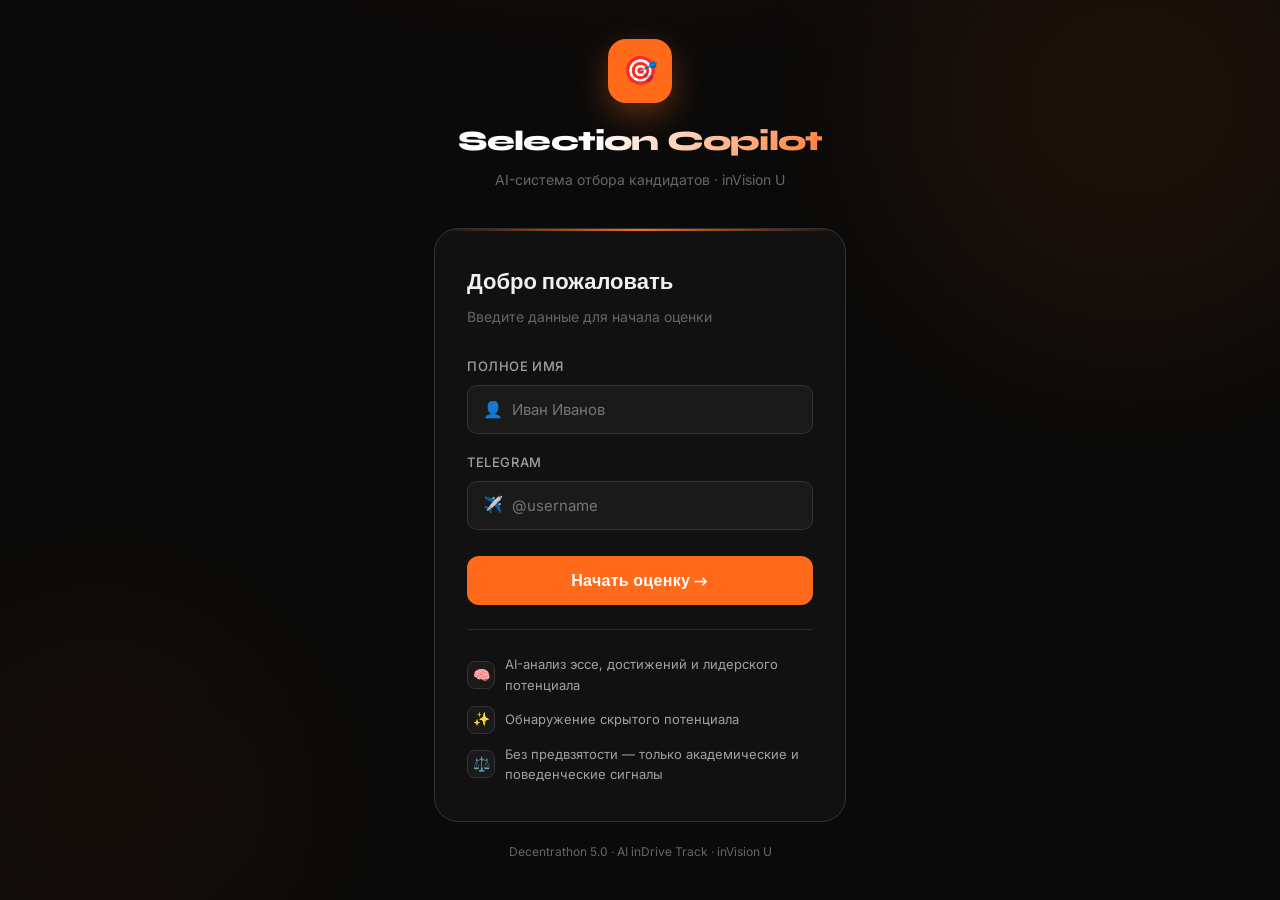
<file: register.html>
<!DOCTYPE html>
<html lang="ru">
<head>
    <meta charset="UTF-8">
    <meta name="viewport" content="width=device-width, initial-scale=1.0">
    <title>Selection Copilot — inVision U</title>
    <link rel="stylesheet" href="/static/styles.css">
    <style>
        body {
            min-height: 100vh;
            display: flex;
            align-items: center;
            justify-content: center;
            background: var(--bg);
            overflow: hidden;
        }

        /* Animated background orbs */
        .bg-orb {
            position: fixed;
            border-radius: 50%;
            filter: blur(80px);
            pointer-events: none;
            z-index: 0;
        }
        .bg-orb-1 {
            width: 500px; height: 500px;
            background: rgba(255, 107, 26, 0.07);
            top: -150px; right: -100px;
            animation: float1 8s ease-in-out infinite;
        }
        .bg-orb-2 {
            width: 400px; height: 400px;
            background: rgba(255, 107, 26, 0.04);
            bottom: -100px; left: -100px;
            animation: float2 10s ease-in-out infinite;
        }

        @keyframes float1 {
            0%, 100% { transform: translate(0, 0); }
            50% { transform: translate(-30px, 30px); }
        }
        @keyframes float2 {
            0%, 100% { transform: translate(0, 0); }
            50% { transform: translate(30px, -20px); }
        }

        .register-wrap {
            position: relative;
            z-index: 1;
            width: 100%;
            max-width: 460px;
            padding: 24px;
        }

        .register-logo {
            text-align: center;
            margin-bottom: 36px;
            animation: fadeDown 0.5s ease both;
        }

        .register-logo .logo-icon {
            display: inline-flex;
            align-items: center;
            justify-content: center;
            width: 64px; height: 64px;
            background: var(--accent);
            border-radius: 18px;
            font-size: 28px;
            margin-bottom: 16px;
            box-shadow: 0 12px 32px rgba(255,107,26,0.35);
        }

        .register-logo h1 {
            font-family: 'Syne', sans-serif;
            font-size: 28px;
            font-weight: 800;
            letter-spacing: -0.8px;
            background: linear-gradient(135deg, #fff 40%, var(--accent));
            -webkit-background-clip: text;
            -webkit-text-fill-color: transparent;
            background-clip: text;
            margin-bottom: 6px;
        }

        .register-logo p {
            color: var(--text3);
            font-size: 14px;
        }

        .register-card {
            background: var(--surface);
            border: 1px solid var(--border2);
            border-radius: 24px;
            padding: 36px 32px;
            animation: fadeUp 0.5s ease 0.1s both;
            position: relative;
            overflow: hidden;
        }

        .register-card::before {
            content: '';
            position: absolute;
            top: 0; left: 0; right: 0;
            height: 2px;
            background: linear-gradient(90deg, transparent, var(--accent), transparent);
        }

        .register-card h2 {
            font-family: 'Syne', sans-serif;
            font-size: 22px;
            font-weight: 700;
            margin-bottom: 6px;
        }

        .register-card .subtitle {
            color: var(--text3);
            font-size: 14px;
            margin-bottom: 28px;
        }

        .input-group {
            margin-bottom: 18px;
        }

        .input-group label {
            margin-top: 0;
            margin-bottom: 8px;
        }

        .input-with-icon {
            position: relative;
        }

        .input-with-icon .icon {
            position: absolute;
            left: 16px;
            top: 50%;
            transform: translateY(-50%);
            font-size: 16px;
            pointer-events: none;
        }

        .input-with-icon input {
            padding-left: 44px;
        }

        .register-btn {
            width: 100%;
            padding: 15px;
            background: var(--accent);
            color: white;
            border: none;
            border-radius: 12px;
            font-family: 'Syne', sans-serif;
            font-size: 16px;
            font-weight: 700;
            cursor: pointer;
            margin-top: 8px;
            transition: all 0.2s ease;
            letter-spacing: 0.3px;
        }

        .register-btn:hover {
            background: var(--accent2);
            transform: translateY(-1px);
            box-shadow: 0 10px 28px rgba(255,107,26,0.35);
        }

        .register-btn:active {
            transform: translateY(0);
        }

        .divider {
            display: flex;
            align-items: center;
            gap: 12px;
            margin: 24px 0;
            color: var(--text3);
            font-size: 12px;
        }

        .divider::before, .divider::after {
            content: '';
            flex: 1;
            height: 1px;
            background: var(--border);
        }

        .features {
            display: flex;
            flex-direction: column;
            gap: 10px;
            margin-top: 24px;
            padding-top: 24px;
            border-top: 1px solid var(--border);
        }

        .feature-item {
            display: flex;
            align-items: center;
            gap: 10px;
            font-size: 13px;
            color: var(--text2);
        }

        .feature-icon {
            width: 28px; height: 28px;
            background: var(--surface2);
            border: 1px solid var(--border2);
            border-radius: 8px;
            display: flex;
            align-items: center;
            justify-content: center;
            font-size: 14px;
            flex-shrink: 0;
        }

        .footer-note {
            text-align: center;
            margin-top: 20px;
            font-size: 12px;
            color: var(--text3);
            animation: fadeUp 0.5s ease 0.2s both;
        }

        @keyframes fadeDown {
            from { opacity: 0; transform: translateY(-16px); }
            to { opacity: 1; transform: translateY(0); }
        }

        @keyframes fadeUp {
            from { opacity: 0; transform: translateY(16px); }
            to { opacity: 1; transform: translateY(0); }
        }
    </style>
</head>
<body>
    <div class="bg-orb bg-orb-1"></div>
    <div class="bg-orb bg-orb-2"></div>

    <div class="register-wrap">

        <div class="register-logo">
            <div class="logo-icon">🎯</div>
            <h1>Selection Copilot</h1>
            <p>AI-система отбора кандидатов · inVision U</p>
        </div>

        <div class="register-card">
            <h2>Добро пожаловать</h2>
            <p class="subtitle">Введите данные для начала оценки</p>

            <form action="/register" method="POST">
                <div class="input-group">
                    <label>Полное имя</label>
                    <div class="input-with-icon">
                        <span class="icon">👤</span>
                        <input type="text" name="name" placeholder="Иван Иванов" required autocomplete="name">
                    </div>
                </div>

                <div class="input-group">
                    <label>Telegram</label>
                    <div class="input-with-icon">
                        <span class="icon">✈️</span>
                        <input type="text" name="tg_nick" placeholder="@username" required>
                    </div>
                </div>

                <button type="submit" class="register-btn">
                    Начать оценку →
                </button>
            </form>

            <div class="features">
                <div class="feature-item">
                    <div class="feature-icon">🧠</div>
                    <span>AI-анализ эссе, достижений и лидерского потенциала</span>
                </div>
                <div class="feature-item">
                    <div class="feature-icon">✨</div>
                    <span>Обнаружение скрытого потенциала</span>
                </div>
                <div class="feature-item">
                    <div class="feature-icon">⚖️</div>
                    <span>Без предвзятости — только академические и поведенческие сигналы</span>
                </div>
            </div>
        </div>

        <p class="footer-note">
            Decentrathon 5.0 · AI inDrive Track · inVision U
        </p>
    </div>
</body>
</html>
</file>
<file: static/styles.css>
@import url('https://fonts.googleapis.com/css2?family=Syne:wght@400;600;700;800&family=Inter:wght@300;400;500;600&display=swap');

:root {
  --bg: #0a0a0a;
  --surface: #111111;
  --surface2: #1a1a1a;
  --surface3: #222222;
  --border: #2a2a2a;
  --border2: #333333;
  --accent: #ff6b1a;
  --accent2: #ff8c42;
  --accent-glow: rgba(255, 107, 26, 0.15);
  --text: #f0f0f0;
  --text2: #a0a0a0;
  --text3: #666666;
  --green: #22c55e;
  --green-bg: rgba(34, 197, 94, 0.1);
  --yellow: #f59e0b;
  --yellow-bg: rgba(245, 158, 11, 0.1);
  --red: #ef4444;
  --red-bg: rgba(239, 68, 68, 0.1);
  --radius: 16px;
  --radius-sm: 10px;
  --radius-lg: 24px;
}

* { box-sizing: border-box; margin: 0; padding: 0; }

body {
  font-family: 'Inter', sans-serif;
  background: var(--bg);
  color: var(--text);
  min-height: 100vh;
  line-height: 1.6;
}

body::before {
  content: '';
  position: fixed;
  inset: 0;
  background-image: radial-gradient(ellipse 80% 50% at 50% -20%, rgba(255,107,26,0.06) 0%, transparent 60%);
  pointer-events: none;
  z-index: 0;
}

.page {
  max-width: 1200px;
  margin: 0 auto;
  padding: 32px 24px 64px;
  position: relative;
  z-index: 1;
}

.hero {
  background: var(--surface);
  border: 1px solid var(--border2);
  border-radius: var(--radius-lg);
  padding: 48px 40px 36px;
  margin-bottom: 28px;
  position: relative;
  overflow: hidden;
}

.hero::before {
  content: '';
  position: absolute;
  top: -60px; right: -60px;
  width: 300px; height: 300px;
  background: radial-gradient(circle, rgba(255,107,26,0.12) 0%, transparent 70%);
  pointer-events: none;
}

.hero::after {
  content: '';
  position: absolute;
  bottom: 0; left: 0; right: 0;
  height: 1px;
  background: linear-gradient(90deg, transparent, var(--accent), transparent);
  opacity: 0.4;
}

.hero h1 {
  font-family: 'Syne', sans-serif;
  font-size: 44px;
  font-weight: 800;
  letter-spacing: -1.5px;
  margin-bottom: 12px;
  background: linear-gradient(135deg, #ffffff 40%, var(--accent));
  -webkit-background-clip: text;
  -webkit-text-fill-color: transparent;
  background-clip: text;
}

.hero p { color: var(--text2); font-size: 16px; max-width: 620px; }

.top-actions, .card-actions-inline {
  margin-top: 24px;
  display: flex;
  flex-wrap: wrap;
  gap: 10px;
}

.btn {
  display: inline-flex;
  align-items: center;
  gap: 6px;
  padding: 11px 20px;
  border-radius: var(--radius-sm);
  text-decoration: none;
  font-weight: 600;
  font-size: 14px;
  transition: all 0.2s ease;
  border: none;
  cursor: pointer;
  font-family: 'Inter', sans-serif;
}

.btn.secondary {
  background: var(--surface2);
  color: var(--text2);
  border: 1px solid var(--border2);
}

.btn.secondary:hover {
  background: var(--surface3);
  color: var(--text);
  border-color: var(--accent);
}

.primary-btn {
  background: var(--accent);
  color: white;
  border: none;
  cursor: pointer;
  font-weight: 700;
  font-size: 15px;
  padding: 14px 28px;
  border-radius: var(--radius-sm);
  width: 100%;
  margin-top: 24px;
  transition: all 0.2s ease;
  font-family: 'Inter', sans-serif;
}

.primary-btn:hover {
  background: var(--accent2);
  transform: translateY(-1px);
  box-shadow: 0 8px 24px rgba(255,107,26,0.3);
}

.card {
  background: var(--surface);
  border: 1px solid var(--border);
  border-radius: var(--radius-lg);
  padding: 32px;
  margin-bottom: 20px;
}

.section-title {
  font-family: 'Syne', sans-serif;
  font-size: 26px;
  font-weight: 700;
  margin-bottom: 24px;
  letter-spacing: -0.5px;
}

label {
  display: block;
  font-weight: 500;
  font-size: 13px;
  text-transform: uppercase;
  letter-spacing: 0.6px;
  color: var(--text2);
  margin-bottom: 8px;
  margin-top: 20px;
}

input, textarea, select {
  width: 100%;
  padding: 14px 16px;
  background: var(--surface2);
  border: 1px solid var(--border2);
  border-radius: var(--radius-sm);
  color: var(--text);
  font-size: 15px;
  font-family: 'Inter', sans-serif;
  outline: none;
  transition: all 0.2s ease;
}

input:focus, textarea:focus, select:focus {
  border-color: var(--accent);
  background: var(--surface3);
  box-shadow: 0 0 0 3px var(--accent-glow);
}

textarea { min-height: 110px; resize: vertical; }
select option { background: var(--surface2); }

.result-header {
  display: flex;
  flex-wrap: wrap;
  justify-content: space-between;
  align-items: center;
  gap: 12px;
  margin-bottom: 20px;
  padding-bottom: 20px;
  border-bottom: 1px solid var(--border);
}

.result-header h2 {
  font-family: 'Syne', sans-serif;
  font-size: 30px;
  font-weight: 700;
}

.top-metrics {
  display: grid;
  grid-template-columns: repeat(auto-fit, minmax(150px, 1fr));
  gap: 12px;
  margin: 20px 0 28px;
}

.metric-box {
  background: var(--surface2);
  border: 1px solid var(--border2);
  border-radius: var(--radius);
  padding: 20px 16px;
  transition: border-color 0.2s;
}

.metric-box:hover { border-color: var(--accent); }

.metric-label {
  font-size: 11px;
  text-transform: uppercase;
  letter-spacing: 0.8px;
  color: var(--text3);
  margin-bottom: 8px;
}

.metric-value {
  font-family: 'Syne', sans-serif;
  font-size: 32px;
  font-weight: 800;
  color: var(--accent);
  letter-spacing: -1px;
}

.metric-value.small { font-size: 22px; color: var(--text); }

.info-grid {
  display: grid;
  grid-template-columns: repeat(auto-fit, minmax(300px, 1fr));
  gap: 16px;
  margin-top: 16px;
}

.subcard {
  background: var(--surface2);
  border: 1px solid var(--border);
  border-radius: var(--radius);
  padding: 22px;
  transition: border-color 0.2s, box-shadow 0.2s;
}

.subcard:hover {
  border-color: var(--border2);
  box-shadow: 0 4px 20px rgba(0,0,0,0.3);
}

.subcard h3 {
  font-family: 'Syne', sans-serif;
  font-size: 15px;
  font-weight: 700;
  margin-bottom: 14px;
  color: var(--text2);
  text-transform: uppercase;
  letter-spacing: 0.5px;
}

.full-width { grid-column: 1 / -1; }
.muted { color: var(--text2); font-size: 14px; line-height: 1.7; }
ul { padding-left: 18px; }
li { margin-bottom: 10px; line-height: 1.6; font-size: 14px; color: var(--text2); }
li strong { color: var(--text); }

.badge {
  display: inline-flex;
  align-items: center;
  padding: 6px 14px;
  border-radius: 999px;
  font-size: 12px;
  font-weight: 700;
  text-transform: uppercase;
  letter-spacing: 0.5px;
}

.badge-strong { background: var(--green-bg); color: var(--green); border: 1px solid rgba(34,197,94,0.2); }
.badge-review { background: var(--yellow-bg); color: var(--yellow); border: 1px solid rgba(245,158,11,0.2); }
.badge-hold { background: var(--red-bg); color: var(--red); border: 1px solid rgba(239,68,68,0.2); }

.decision-btn {
  border: none;
  padding: 10px 18px;
  border-radius: var(--radius-sm);
  font-weight: 700;
  font-size: 13px;
  cursor: pointer;
  font-family: 'Inter', sans-serif;
  transition: all 0.2s;
}

.decision-advance { background: var(--green-bg); color: var(--green); border: 1px solid rgba(34,197,94,0.2); }
.decision-review { background: var(--yellow-bg); color: var(--yellow); border: 1px solid rgba(245,158,11,0.2); }
.decision-hold { background: var(--red-bg); color: var(--red); border: 1px solid rgba(239,68,68,0.2); }

.table-wrap { overflow-x: auto; }
table { width: 100%; border-collapse: collapse; }
th, td { text-align: left; padding: 14px 16px; border-bottom: 1px solid var(--border); vertical-align: middle; font-size: 14px; }
th { background: var(--surface2); color: var(--text3); font-size: 11px; text-transform: uppercase; letter-spacing: 0.8px; font-weight: 600; }
tr:hover td { background: rgba(255,107,26,0.03); }
.table-link { text-decoration: none; font-weight: 600; color: var(--accent); }

.score-bar-wrap { display: flex; flex-direction: column; gap: 8px; margin-top: 8px; }
.score-bar-row { display: flex; align-items: center; gap: 10px; font-size: 13px; }
.score-bar-label { width: 110px; color: var(--text2); flex-shrink: 0; }
.score-bar-track { flex: 1; height: 5px; background: var(--surface3); border-radius: 99px; overflow: hidden; }
.score-bar-fill { height: 100%; border-radius: 99px; background: linear-gradient(90deg, var(--accent), var(--accent2)); }
.score-bar-num { width: 28px; text-align: right; color: var(--text3); font-size: 12px; }

.radar-wrap { display: flex; justify-content: center; padding: 8px 0; }

.candidate-cards {
  display: grid;
  grid-template-columns: repeat(auto-fill, minmax(340px, 1fr));
  gap: 16px;
}

.candidate-card {
  background: var(--surface2);
  border: 1px solid var(--border);
  border-radius: var(--radius);
  padding: 22px;
  transition: all 0.2s ease;
  text-decoration: none;
  display: block;
  color: var(--text);
}

.candidate-card:hover {
  border-color: var(--accent);
  transform: translateY(-2px);
  box-shadow: 0 8px 32px rgba(0,0,0,0.4);
}

.candidate-card-top {
  display: flex;
  justify-content: space-between;
  align-items: flex-start;
  margin-bottom: 14px;
}

.candidate-card-name { font-family: 'Syne', sans-serif; font-size: 18px; font-weight: 700; }
.candidate-card-gpa { font-size: 12px; color: var(--text3); margin-top: 2px; }

.hidden-badge {
  display: inline-flex;
  align-items: center;
  gap: 4px;
  background: rgba(168, 85, 247, 0.1);
  color: #a855f7;
  border: 1px solid rgba(168,85,247,0.2);
  padding: 4px 10px;
  border-radius: 999px;
  font-size: 11px;
  font-weight: 700;
  text-transform: uppercase;
}

.evidence-grid { display: grid; grid-template-columns: repeat(auto-fit, minmax(160px, 1fr)); gap: 14px; margin-top: 10px; }
.evidence-item { background: var(--surface3); border: 1px solid var(--border); border-radius: var(--radius-sm); padding: 10px; }
.evidence-image { width: 100%; height: 160px; object-fit: cover; border-radius: 8px; display: block; }

::-webkit-scrollbar { width: 6px; height: 6px; }
::-webkit-scrollbar-track { background: var(--surface); }
::-webkit-scrollbar-thumb { background: var(--border2); border-radius: 3px; }
::-webkit-scrollbar-thumb:hover { background: var(--accent); }

@media (max-width: 700px) {
  .hero { padding: 28px 20px; }
  .hero h1 { font-size: 30px; }
  .card { padding: 20px; }
  .top-metrics { grid-template-columns: repeat(2, 1fr); }
  .metric-value { font-size: 26px; }
}
</file>
